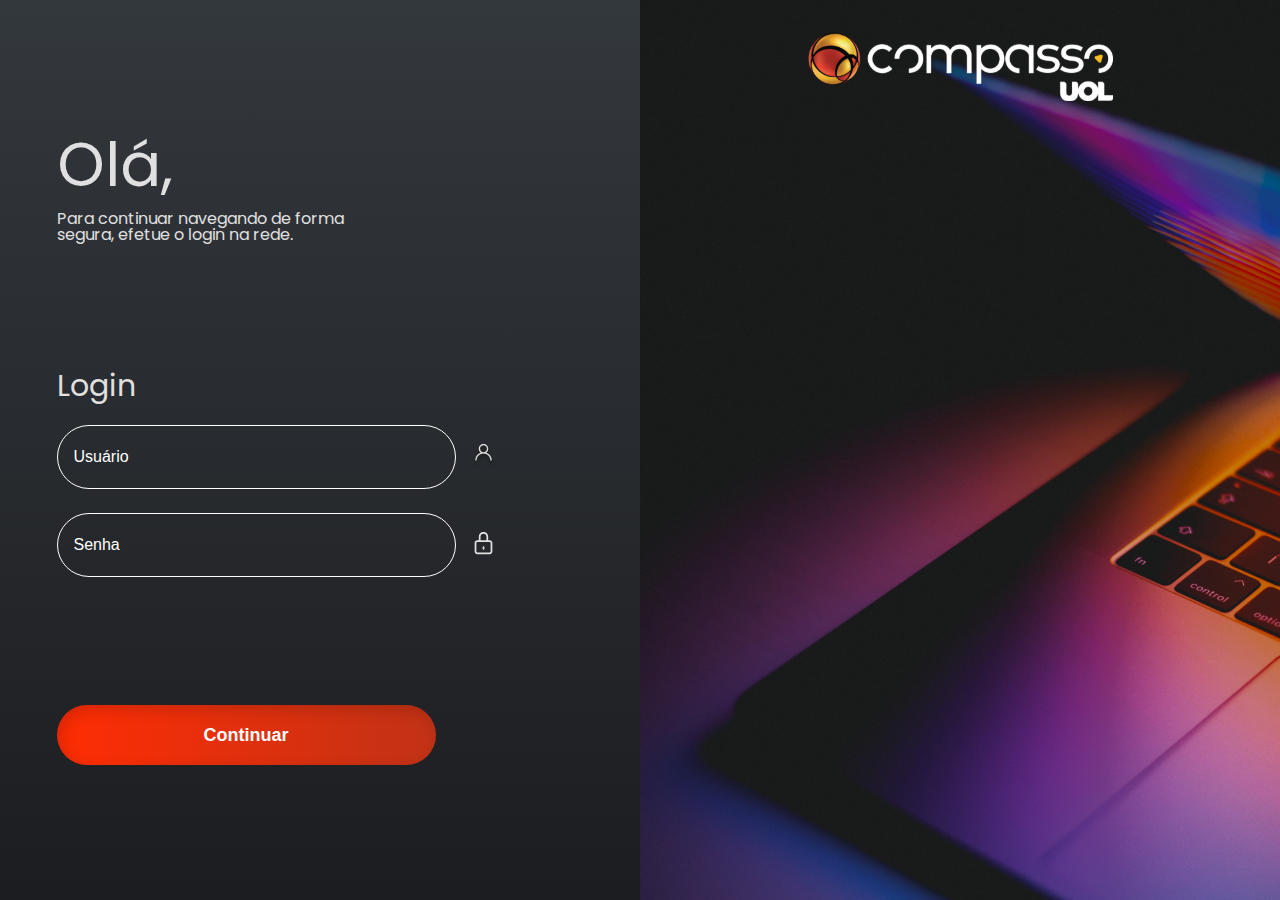
<file: index.html>
<!DOCTYPE html>
<html lang="pt-br">

<head>
    <meta charset="UTF-8">
    <meta http-equiv="X-UA-Compatible" content="IE=edge">
    <meta name="viewport" content="width=device-width, initial-scale=1.0">
    <title>Compass - Login</title>
    <!-- CSS -->
    <link rel="stylesheet" href="./styles/reset.css">
    <link rel="stylesheet" href="./styles/style.css">
    <!-- FONTS -->
    <link rel="preconnect" href="https://fonts.googleapis.com">
    <link rel="preconnect" href="https://fonts.gstatic.com" crossorigin>
    <link href="https://fonts.googleapis.com/css2?family=Poppins:wght@400;700&display=swap" rel="stylesheet">
</head>

<body>

    <main>

        <section class="welcome__main">

            <div class="welcome__main--left">
                <div class="welcome__main-content">
                    <h2 class="welcome__main-title">Olá,</h2>
                    <p class="welcome__main-text">Para continuar navegando de forma segura, efetue o login na rede.</p>
                    <form class="welcome__main-form">
                        <h3 class="welcome__main-login-title">Login</h3>
                        <div class="welcome__main-login">
                            <input type="text" id="user" placeholder="Usuário" required
                                class="welcome__main-form-input" autocomplete="off">
                            <label for="user"><img src="./img/icon-user.svg" class="welcome__main-form-icon"
                                alt="User Login"></label>
                        </div>
                        <div class="welcome__main-login">
                            <input type="password" id="password" placeholder="Senha" required
                                class="welcome__main-form-input" autocomplete="off">
                            <label for="password"><img src="./img/icon-password.svg" class="welcome__main-form-icon"
                                alt="Password Login"></label>
                        </div>
                        <p class="warning-text"></p>
                        <button class="welcome__main-form-btn" type="submit">Continuar</button>
                    </form>
                </div>
            </div>
            <div class="welcome__main--right">
                <img src="./img/Logo-Compasso-white.svg" alt="Logo Compasso" class="welcome__main-logo">
            </div>

        </section>

    </main>

    <script src="./scripts/login.js"></script>
</body>

</html>
</file>
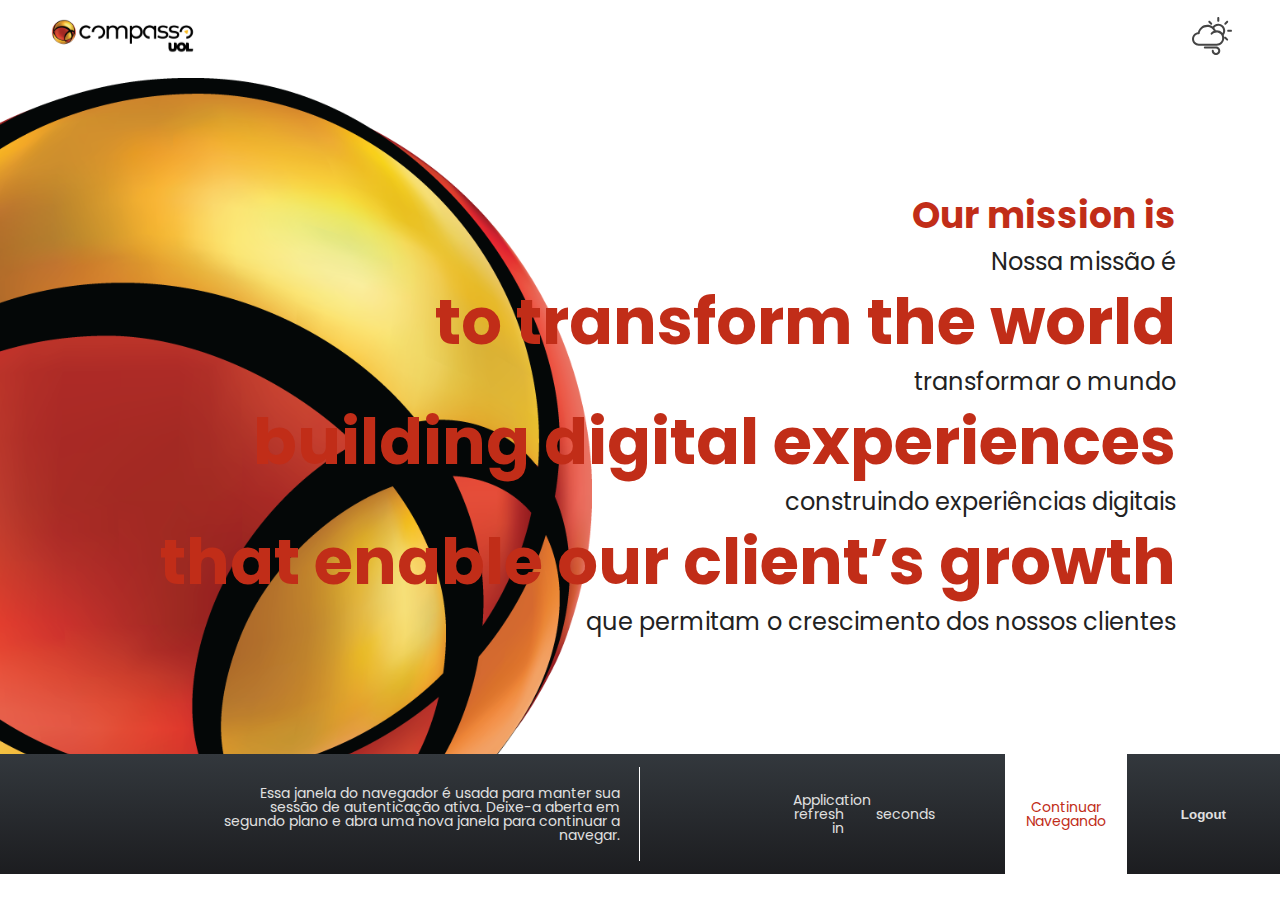
<file: pages/home.html>
<!DOCTYPE html>
<html lang="pt-br">

<head>
    <meta charset="UTF-8">
    <meta http-equiv="X-UA-Compatible" content="IE=edge">
    <meta name="viewport" content="width=device-width, initial-scale=1.0">
    <title>Compass - Home</title>
    <!-- CSS -->
    <link rel="stylesheet" href="../styles/reset.css">
    <link rel="stylesheet" href="../styles/style.css">
    <!-- FONTS -->
    <link rel="preconnect" href="https://fonts.googleapis.com">
    <link rel="preconnect" href="https://fonts.gstatic.com" crossorigin>
    <link href="https://fonts.googleapis.com/css2?family=Poppins:wght@400;700&display=swap" rel="stylesheet">
</head>

<body>
    <header>
        <nav class="menu__widgets">
            <ul class="menu__widgets-list">
                <li class="menu__widgets-items">
                    <img src="../img/LogoCompasso-dark.svg" alt="Logo Compasso" srcset="">
                </li>
                <li class="menu__widgets-items">
                    <h1 class="menu__widgets-hour"></h1>
                    <p class="menu__widget-date"></p>
                </li>
                <li class="menu__widgets-items">
                    <span class="menu__widget-location">
                        
                    </span>
                    <div class="menu__widget-weather">
                        <img alt="Weather" class="widget-weather-icon" src="../img/006-cloudy-1 1.svg">
                        <span class="widget-weather-temp"></span>
                    </div>
                </li>
            </ul>
        </nav>
    </header>
    <main>
        <section class="mission__presentation">
            <h2 class="mission__presentation-subtitle">Our mission is</h2>
            <p class="mission__presentation-legend">Nossa missão é</p>
            <h1 class="mission__presentation-title">to transform the world</h1>
            <p class="mission__presentation-legend">transformar o mundo</p>
            <h1 class="mission__presentation-title">building digital experiences</h1>
            <p class="mission__presentation-legend">construindo experiências digitais</p>
            <h1 class="mission__presentation-title">that enable our client’s growth</h1>
            <p class="mission__presentation-legend">que permitam o crescimento dos nossos clientes</p>
        </section>
    </main>
    <footer>
        <div class="footer__navigation-item-description">
            <p class="item-description-text">Essa janela do navegador é usada para manter sua sessão de
                autenticação ativa. Deixe-a aberta em segundo plano e abra uma nova
                janela para continuar a navegar.</p>
        </div>
        <div class="footer__navigation-item-refresh">
            <p class="item-refresh-text">Application refresh in</p>
            <div class="item-content-counter">
            <span class="refresh-item-counter"></span>
            <p class="refresh-item-seconds">seconds</p>
            </div>
        </div>
        <div class="footer-navigation-item-buttons">
        <div class="footer__navigation-item-continue">
            <a href="https://noticias.uol.com.br/" target="_blank" class="item-continue-link">Continuar
            Navegando</a>
        </div>
        <div class="footer__navigation-item-logout">
            <button class="item-logout">Logout</button>
        </div>
        </div>
    </footer>

    <script src="../scripts/hour.js"></script>
    <script src="../scripts/weather.js"></script>
    <script src="../scripts/counter.js"></script>
    <script src="../scripts/logout.js"></script>
    <script src="../scripts/axios.js"></script>
</body>

</html>
</file>
<file: styles/style.css>
@import './root/base.css';
@import './components/login.css';
@import './components/home.css';
</file>
